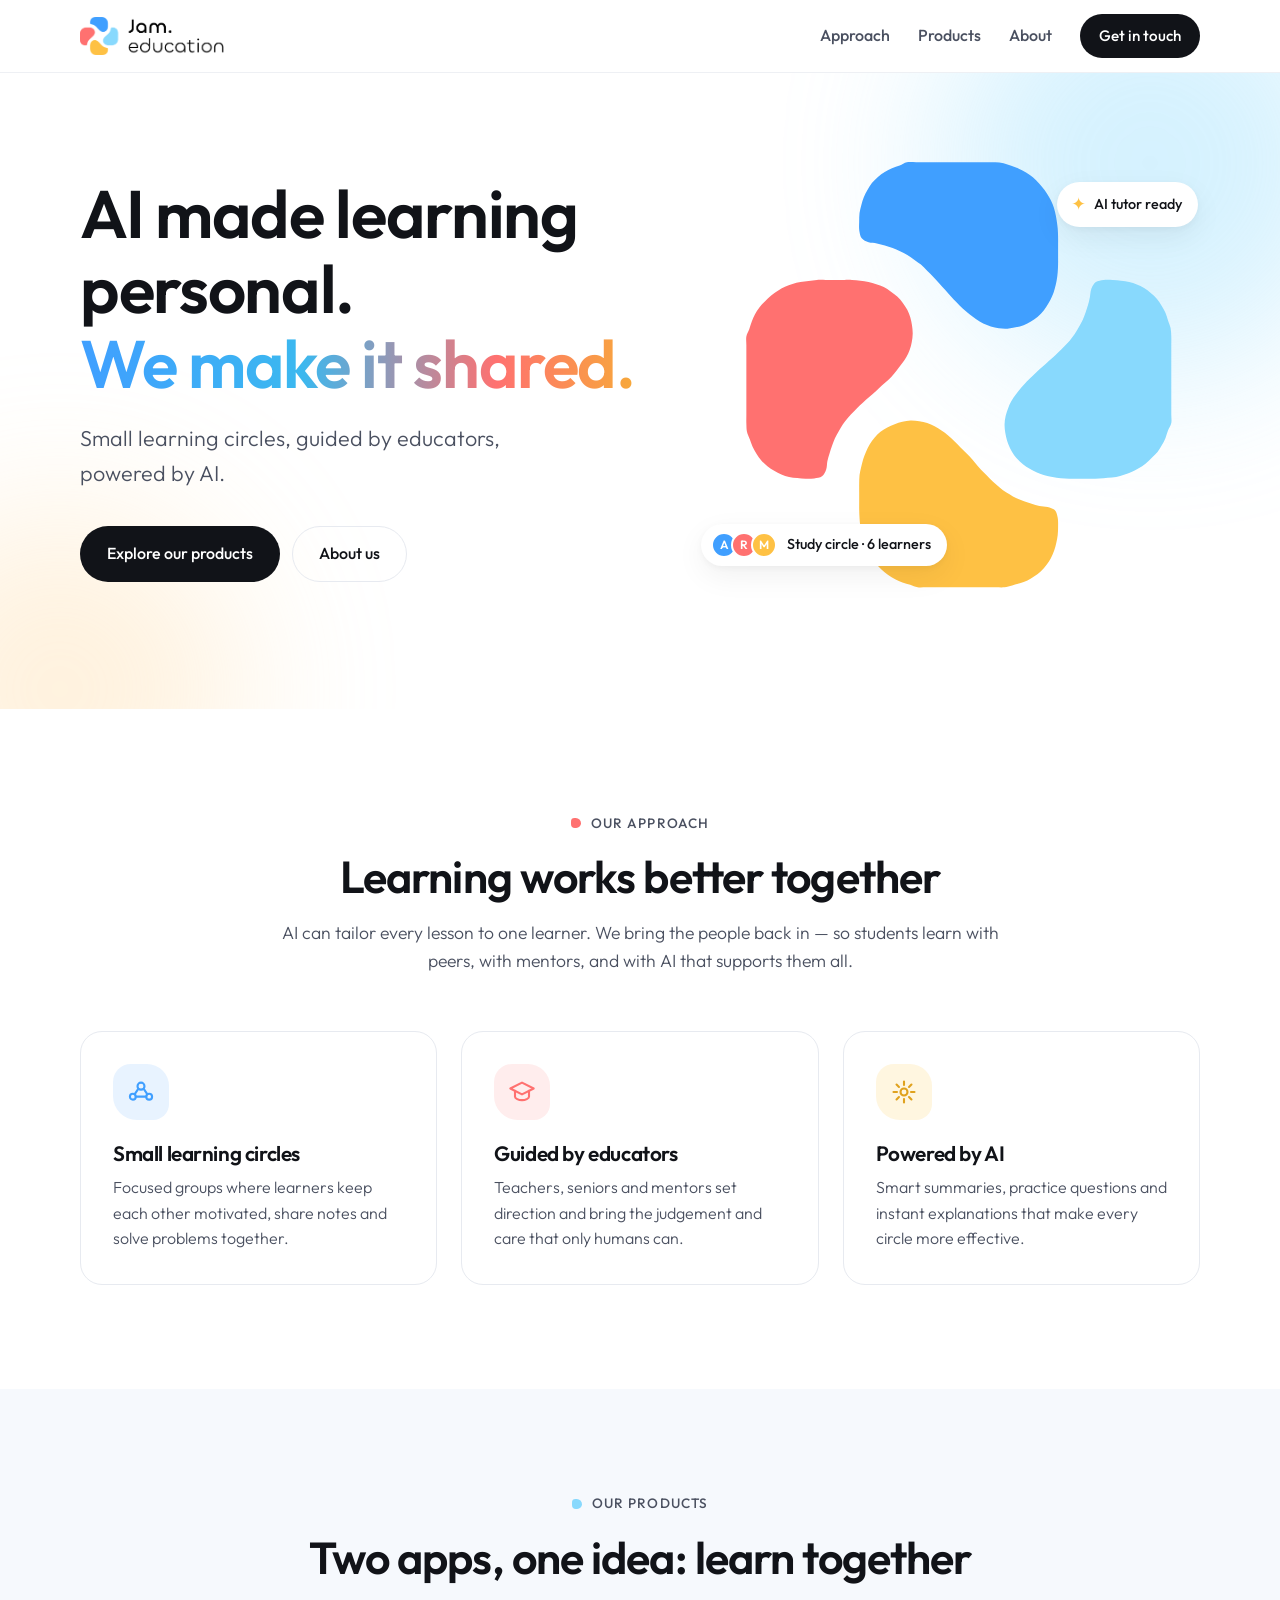
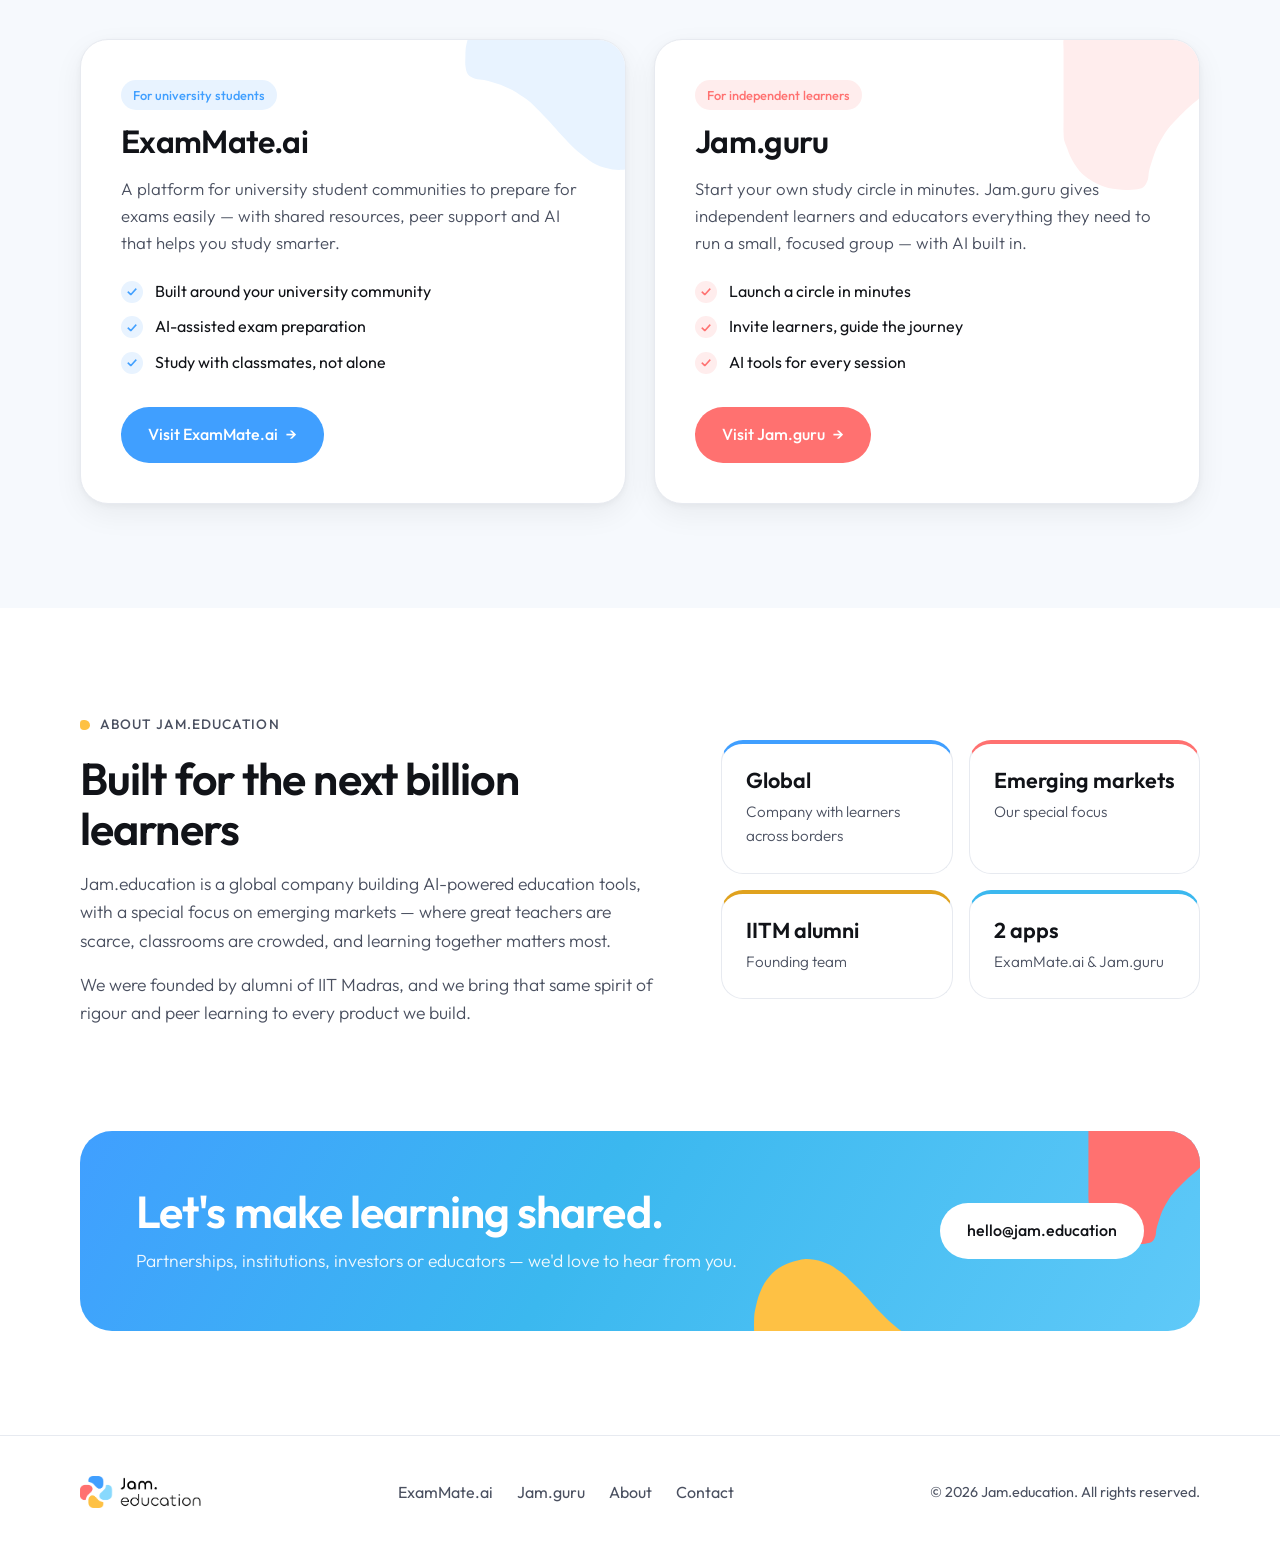
<file: index.html>
<!doctype html>
<html lang="en">
<head>
  <meta charset="utf-8" />
  <meta name="viewport" content="width=device-width, initial-scale=1" />
  <title>Jam.education — AI made learning personal. We make it shared.</title>
  <meta name="description" content="Jam.education builds AI-powered learning tools for emerging markets: small learning circles, guided by educators, powered by AI. Home of ExamMate.ai and Jam.guru." />
  <link rel="canonical" href="https://jam.education/" />

  <!-- Open Graph (Facebook, LinkedIn, WhatsApp, Slack) -->
  <meta property="og:type" content="website" />
  <meta property="og:site_name" content="Jam.education" />
  <meta property="og:url" content="https://jam.education/" />
  <meta property="og:title" content="Jam.education — AI made learning personal. We make it shared." />
  <meta property="og:description" content="Small learning circles, guided by educators, powered by AI. Home of ExamMate.ai and Jam.guru." />
  <meta property="og:image" content="https://jam.education/assets/og-image.png" />
  <meta property="og:image:width" content="1200" />
  <meta property="og:image:height" content="630" />
  <meta property="og:image:alt" content="Jam.education — AI made learning personal. We make it shared." />
  <meta property="og:locale" content="en_US" />

  <!-- Twitter / X -->
  <meta name="twitter:card" content="summary_large_image" />
  <meta name="twitter:title" content="Jam.education — AI made learning personal. We make it shared." />
  <meta name="twitter:description" content="Small learning circles, guided by educators, powered by AI. Home of ExamMate.ai and Jam.guru." />
  <meta name="twitter:image" content="https://jam.education/assets/og-image.png" />

  <!-- Icons -->
  <meta name="theme-color" content="#409FFF" />
  <link rel="icon" href="/favicon.ico" sizes="any" />
  <link rel="icon" type="image/png" sizes="32x32" href="assets/favicon-32.png" />
  <link rel="apple-touch-icon" href="assets/apple-touch-icon.png" />
  <link rel="manifest" href="site.webmanifest" />

  <!-- Structured data -->
  <script type="application/ld+json">
  {
    "@context": "https://schema.org",
    "@type": "Organization",
    "name": "Jam.education",
    "url": "https://jam.education/",
    "logo": "https://jam.education/assets/logo.png",
    "slogan": "AI made learning personal. We make it shared.",
    "description": "A global company building AI-powered education tools with a special focus on emerging markets, founded by IIT Madras alumni.",
    "email": "hello@jam.education",
    "subOrganization": [
      { "@type": "Organization", "name": "ExamMate.ai", "url": "https://www.exammate.ai/" },
      { "@type": "Organization", "name": "Jam.guru", "url": "https://jam.guru/" }
    ]
  }
  </script>
  <link rel="preconnect" href="https://fonts.googleapis.com" />
  <link rel="preconnect" href="https://fonts.gstatic.com" crossorigin />
  <link href="https://fonts.googleapis.com/css2?family=Outfit:wght@300;400;500;600;700&display=swap" rel="stylesheet" />
  <link rel="stylesheet" href="styles.css" />
</head>
<body>
  <header class="nav" id="top">
    <div class="wrap nav__inner">
      <a href="#top" class="nav__brand" aria-label="Jam.education home">
        <img src="assets/logo.png" alt="Jam.education" width="160" height="42" />
      </a>
      <nav class="nav__links" aria-label="Primary">
        <a href="#approach">Approach</a>
        <a href="#products">Products</a>
        <a href="#about">About</a>
        <a href="#contact" class="btn btn--small">Get in touch</a>
      </nav>
    </div>
  </header>

  <main>
    <!-- Hero -->
    <section class="hero">
      <div class="wrap hero__inner">
        <div class="hero__copy">
          <h1>AI made learning personal.<br /><span class="grad">We make it shared.</span></h1>
          <p class="lead">Small learning circles, guided by educators, powered by AI.</p>
          <div class="hero__cta">
            <a href="#products" class="btn">Explore our products</a>
            <a href="#about" class="btn btn--ghost">About us</a>
          </div>
        </div>

        <div class="hero__art" aria-hidden="true">
          <svg viewBox="-6 -6 159 159" class="blobs">
            <path class="blob blob--1" fill="#409FFF" d="M55.50 0.00C54.56 0.19 53.86 0.79 53.00 1.12C52.14 1.46 51.20 1.68 50.34 2.04C49.47 2.40 48.63 2.81 47.82 3.31C47.01 3.80 46.22 4.38 45.48 5.02C44.75 5.65 43.99 6.36 43.39 7.11C42.78 7.87 42.32 8.70 41.85 9.52C41.39 10.34 40.94 11.17 40.59 12.04C40.24 12.91 39.99 13.82 39.75 14.73C39.51 15.65 39.25 16.55 39.12 17.52C39.00 18.48 39.02 19.50 39.00 20.51C38.98 21.51 38.89 22.58 39.03 23.53C39.18 24.49 39.34 25.54 39.88 26.23C40.41 26.91 41.37 27.33 42.25 27.62C43.13 27.92 44.20 27.82 45.13 28.01C46.07 28.20 46.96 28.48 47.87 28.75C48.77 29.02 49.67 29.29 50.55 29.62C51.42 29.96 52.27 30.35 53.12 30.75C53.97 31.15 54.82 31.53 55.64 32.01C56.45 32.50 57.23 33.08 58.01 33.63C58.79 34.19 59.60 34.70 60.34 35.34C61.09 35.99 61.78 36.78 62.49 37.49C63.21 38.21 63.94 38.92 64.64 39.64C65.35 40.37 66.03 41.10 66.71 41.83C67.38 42.57 68.02 43.31 68.68 44.06C69.34 44.80 69.98 45.54 70.66 46.28C71.33 47.02 72.02 47.74 72.72 48.47C73.42 49.19 74.13 49.95 74.87 50.62C75.60 51.29 76.37 51.90 77.13 52.50C77.89 53.11 78.66 53.71 79.45 54.25C80.24 54.79 81.03 55.33 81.87 55.74C82.71 56.16 83.59 56.48 84.49 56.75C85.40 57.02 86.31 57.25 87.28 57.38C88.24 57.50 89.29 57.56 90.27 57.50C91.24 57.44 92.18 57.22 93.11 57.02C94.04 56.81 94.97 56.61 95.84 56.28C96.72 55.95 97.55 55.50 98.36 55.01C99.17 54.53 99.99 54.01 100.72 53.38C101.46 52.74 102.19 51.97 102.79 51.21C103.40 50.45 103.89 49.63 104.38 48.82C104.86 48.00 105.31 47.18 105.68 46.32C106.05 45.46 106.33 44.56 106.59 43.66C106.85 42.75 107.07 41.83 107.24 40.88C107.41 39.94 107.54 38.98 107.62 38.00C107.71 37.02 107.73 36.01 107.75 35.01C107.77 34.00 107.75 32.98 107.75 31.97C107.75 30.95 107.75 29.94 107.75 28.93C107.75 27.91 107.77 26.89 107.75 25.88C107.73 24.88 107.71 23.87 107.62 22.90C107.54 21.92 107.40 20.96 107.25 20.01C107.10 19.06 106.93 18.12 106.70 17.20C106.47 16.28 106.22 15.37 105.87 14.50C105.53 13.63 105.09 12.79 104.62 11.97C104.16 11.15 103.65 10.35 103.07 9.57C102.50 8.80 101.86 8.05 101.19 7.31C100.51 6.58 99.79 5.79 99.04 5.16C98.28 4.53 97.47 4.04 96.67 3.54C95.86 3.05 95.04 2.58 94.19 2.19C93.34 1.79 92.44 1.50 91.56 1.18C90.68 0.87 89.82 0.47 88.90 0.27C87.98 0.07 87.02 0.05 86.04 0.00C85.06 -0.05 84.01 0.00 83.00 0.00C81.98 0.00 80.97 0.00 79.96 0.00C78.94 0.00 77.93 0.00 76.92 0.00C75.90 0.00 74.89 0.00 73.87 0.00C72.86 0.00 71.85 0.00 70.83 0.00C69.82 0.00 68.80 0.00 67.79 0.00C66.78 0.00 65.76 0.00 64.75 0.00C63.74 0.00 62.72 0.00 61.71 0.00C60.69 0.00 59.70 0.00 58.67 0.00C57.63 0.00 56.44 -0.19 55.50 0.00Z"/>
            <path class="blob blob--2" fill="#88D9FD" d="M123.50 40.62C122.53 40.75 121.51 40.86 120.81 41.38C120.10 41.89 119.59 42.85 119.25 43.70C118.91 44.56 118.94 45.58 118.75 46.50C118.56 47.42 118.38 48.35 118.12 49.24C117.87 50.14 117.56 51.01 117.25 51.89C116.94 52.76 116.64 53.63 116.25 54.48C115.86 55.32 115.40 56.13 114.94 56.94C114.48 57.75 114.03 58.56 113.50 59.35C112.97 60.13 112.37 60.89 111.75 61.62C111.13 62.36 110.43 63.05 109.77 63.73C109.10 64.42 108.43 65.09 107.75 65.75C107.06 66.42 106.35 67.08 105.64 67.74C104.92 68.39 104.17 69.04 103.44 69.69C102.71 70.34 101.97 70.97 101.24 71.63C100.51 72.30 99.80 72.99 99.08 73.67C98.36 74.35 97.60 75.00 96.92 75.71C96.23 76.41 95.59 77.16 94.97 77.90C94.35 78.65 93.76 79.41 93.20 80.17C92.64 80.94 92.06 81.71 91.61 82.52C91.15 83.33 90.78 84.18 90.45 85.05C90.12 85.91 89.83 86.79 89.62 87.71C89.42 88.62 89.27 89.60 89.25 90.56C89.23 91.51 89.35 92.52 89.50 93.46C89.65 94.40 89.85 95.31 90.12 96.20C90.40 97.09 90.75 97.95 91.15 98.78C91.56 99.61 92.01 100.43 92.57 101.20C93.13 101.97 93.82 102.72 94.52 103.39C95.22 104.07 95.98 104.71 96.75 105.25C97.53 105.79 98.36 106.21 99.19 106.62C100.02 107.04 100.86 107.43 101.73 107.75C102.60 108.07 103.49 108.32 104.41 108.53C105.32 108.74 106.27 108.88 107.22 109.00C108.17 109.12 109.14 109.19 110.12 109.25C111.09 109.31 112.08 109.35 113.07 109.38C114.06 109.40 115.07 109.38 116.08 109.38C117.08 109.38 118.09 109.40 119.08 109.38C120.07 109.35 121.06 109.31 122.03 109.25C123.01 109.19 123.97 109.08 124.93 109.00C125.90 108.92 126.90 108.92 127.83 108.75C128.77 108.58 129.65 108.29 130.53 108.00C131.41 107.71 132.27 107.38 133.12 107.00C133.97 106.63 134.80 106.24 135.61 105.76C136.42 105.29 137.21 104.77 137.95 104.17C138.70 103.57 139.37 102.86 140.06 102.19C140.76 101.51 141.53 100.85 142.12 100.11C142.72 99.37 143.18 98.54 143.64 97.73C144.10 96.92 144.52 96.09 144.88 95.24C145.23 94.38 145.44 93.46 145.77 92.61C146.10 91.75 146.69 91.05 146.88 90.13C147.06 89.22 146.88 88.13 146.88 87.13C146.88 86.13 146.88 85.13 146.88 84.12C146.88 83.12 146.88 82.12 146.88 81.12C146.88 80.12 146.88 79.12 146.88 78.12C146.88 77.11 146.88 76.11 146.88 75.11C146.88 74.11 146.88 73.11 146.88 72.11C146.88 71.11 146.88 70.10 146.88 69.10C146.88 68.10 146.88 67.10 146.88 66.10C146.88 65.10 146.88 64.10 146.88 63.09C146.88 62.09 146.92 61.06 146.88 60.09C146.83 59.12 146.82 58.17 146.63 57.26C146.45 56.35 146.05 55.50 145.75 54.62C145.45 53.74 145.23 52.83 144.86 51.98C144.49 51.14 144.02 50.33 143.53 49.53C143.04 48.73 142.56 47.92 141.94 47.19C141.31 46.46 140.52 45.77 139.78 45.15C139.03 44.53 138.27 43.95 137.47 43.47C136.67 42.99 135.83 42.60 134.97 42.25C134.11 41.90 133.23 41.60 132.33 41.38C131.42 41.15 130.48 41.00 129.53 40.88C128.58 40.75 127.63 40.67 126.63 40.62C125.62 40.58 124.47 40.50 123.50 40.62Z"/>
            <path class="blob blob--3" fill="#FEC144" d="M56.75 89.25C55.78 89.28 54.85 89.49 53.93 89.69C53.02 89.90 52.13 90.17 51.26 90.49C50.40 90.81 49.55 91.18 48.73 91.62C47.92 92.07 47.10 92.54 46.36 93.14C45.62 93.74 44.92 94.48 44.29 95.21C43.67 95.94 43.10 96.72 42.61 97.51C42.13 98.31 41.75 99.16 41.37 100.00C41.00 100.85 40.65 101.70 40.38 102.59C40.10 103.47 39.90 104.39 39.69 105.31C39.49 106.22 39.24 107.12 39.12 108.07C39.01 109.02 39.02 110.03 39.00 111.02C38.98 112.01 39.00 113.02 39.00 114.02C39.00 115.02 39.00 116.02 39.00 117.02C39.00 118.02 38.98 119.03 39.00 120.02C39.02 121.01 39.06 121.99 39.12 122.97C39.19 123.94 39.25 124.92 39.38 125.86C39.50 126.81 39.67 127.74 39.88 128.66C40.08 129.57 40.31 130.48 40.60 131.35C40.90 132.23 41.27 133.08 41.67 133.92C42.06 134.75 42.48 135.58 43.00 136.36C43.52 137.15 44.13 137.90 44.76 138.63C45.39 139.37 46.08 140.12 46.79 140.79C47.50 141.46 48.25 142.10 49.02 142.65C49.80 143.19 50.62 143.64 51.44 144.06C52.26 144.49 53.10 144.89 53.96 145.21C54.83 145.54 55.76 145.72 56.64 146.00C57.51 146.28 58.27 146.73 59.20 146.88C60.13 147.02 61.20 146.88 62.20 146.88C63.20 146.88 64.20 146.88 65.20 146.88C66.20 146.88 67.20 146.88 68.20 146.88C69.20 146.88 70.20 146.88 71.20 146.88C72.20 146.88 73.20 146.88 74.20 146.88C75.20 146.88 76.20 146.88 77.20 146.88C78.20 146.88 79.20 146.88 80.20 146.88C81.20 146.88 82.20 146.88 83.20 146.88C84.20 146.88 85.20 146.88 86.20 146.88C87.20 146.88 88.26 146.98 89.20 146.88C90.15 146.77 90.98 146.49 91.87 146.25C92.76 146.01 93.66 145.75 94.54 145.46C95.42 145.17 96.31 144.90 97.15 144.50C97.98 144.10 98.77 143.60 99.55 143.07C100.33 142.54 101.13 141.95 101.82 141.30C102.52 140.65 103.14 139.91 103.71 139.16C104.29 138.41 104.81 137.61 105.25 136.80C105.69 135.98 106.05 135.13 106.37 134.26C106.68 133.39 106.92 132.49 107.12 131.57C107.33 130.66 107.52 129.74 107.62 128.78C107.73 127.82 107.75 126.81 107.75 125.83C107.75 124.85 107.81 123.81 107.62 122.88C107.44 121.96 107.24 120.91 106.66 120.28C106.08 119.66 105.03 119.39 104.13 119.13C103.24 118.88 102.21 118.94 101.29 118.75C100.37 118.56 99.49 118.27 98.60 118.00C97.72 117.73 96.85 117.41 95.98 117.10C95.10 116.79 94.21 116.52 93.38 116.12C92.54 115.73 91.76 115.20 90.96 114.71C90.16 114.23 89.35 113.77 88.59 113.21C87.82 112.65 87.09 112.00 86.35 111.35C85.62 110.71 84.91 110.01 84.20 109.32C83.48 108.63 82.77 107.91 82.08 107.20C81.38 106.49 80.69 105.77 80.04 105.04C79.39 104.31 78.83 103.54 78.19 102.81C77.54 102.08 76.85 101.37 76.15 100.65C75.46 99.94 74.74 99.24 74.03 98.53C73.32 97.82 72.62 97.10 71.91 96.41C71.20 95.72 70.50 95.00 69.75 94.38C69.01 93.76 68.23 93.23 67.45 92.70C66.67 92.17 65.89 91.62 65.07 91.19C64.25 90.77 63.39 90.42 62.51 90.13C61.63 89.85 60.73 89.65 59.77 89.50C58.81 89.35 57.72 89.22 56.75 89.25Z"/>
            <path class="blob blob--4" fill="#FF7170" d="M24.38 40.62C23.38 40.68 22.47 40.86 21.52 40.98C20.57 41.11 19.61 41.20 18.68 41.38C17.75 41.55 16.84 41.77 15.95 42.05C15.07 42.32 14.19 42.64 13.35 43.02C12.51 43.41 11.69 43.85 10.90 44.35C10.10 44.85 9.32 45.39 8.58 46.00C7.84 46.61 7.16 47.31 6.48 48.00C5.80 48.69 5.08 49.38 4.50 50.13C3.92 50.88 3.43 51.69 2.99 52.51C2.56 53.33 2.21 54.18 1.88 55.05C1.54 55.91 1.31 56.83 1.00 57.69C0.69 58.55 0.17 59.28 0.00 60.20C-0.17 61.12 0.00 62.21 0.00 63.21C0.00 64.21 0.00 65.21 0.00 66.21C0.00 67.21 0.00 68.21 0.00 69.22C0.00 70.22 0.00 71.22 0.00 72.22C0.00 73.22 0.00 74.22 0.00 75.22C0.00 76.22 0.00 77.23 0.00 78.23C0.00 79.23 0.00 80.23 0.00 81.23C0.00 82.23 0.00 83.23 0.00 84.24C0.00 85.24 0.00 86.24 0.00 87.24C0.00 88.24 -0.04 89.27 0.00 90.24C0.04 91.22 0.01 92.18 0.21 93.09C0.41 93.99 0.86 94.82 1.19 95.69C1.51 96.55 1.78 97.44 2.16 98.29C2.55 99.13 2.99 99.95 3.49 100.74C3.99 101.53 4.54 102.33 5.17 103.05C5.80 103.76 6.54 104.43 7.28 105.03C8.02 105.63 8.82 106.15 9.62 106.62C10.43 107.10 11.26 107.51 12.11 107.86C12.97 108.22 13.84 108.54 14.75 108.75C15.67 108.96 16.64 109.02 17.60 109.12C18.56 109.23 19.53 109.35 20.50 109.38C21.48 109.40 22.51 109.40 23.45 109.25C24.39 109.10 25.46 109.02 26.15 108.50C26.84 107.98 27.28 107.02 27.59 106.16C27.90 105.29 27.81 104.24 28.00 103.32C28.19 102.40 28.48 101.52 28.75 100.63C29.02 99.74 29.31 98.86 29.62 97.99C29.94 97.11 30.24 96.24 30.62 95.40C31.01 94.56 31.48 93.75 31.94 92.94C32.40 92.13 32.84 91.31 33.38 90.53C33.91 89.75 34.49 88.99 35.13 88.25C35.76 87.51 36.48 86.79 37.16 86.09C37.84 85.39 38.48 84.74 39.18 84.07C39.88 83.39 40.61 82.68 41.34 82.03C42.07 81.38 42.84 80.82 43.58 80.17C44.31 79.52 45.01 78.80 45.74 78.14C46.46 77.47 47.21 76.85 47.93 76.19C48.66 75.53 49.42 74.87 50.09 74.16C50.76 73.44 51.35 72.67 51.95 71.92C52.56 71.17 53.16 70.42 53.72 69.65C54.28 68.88 54.86 68.12 55.32 67.31C55.78 66.50 56.16 65.65 56.47 64.78C56.78 63.91 57.01 63.00 57.18 62.07C57.35 61.14 57.49 60.16 57.50 59.20C57.51 58.24 57.39 57.24 57.25 56.30C57.11 55.36 56.93 54.43 56.66 53.54C56.39 52.65 56.05 51.79 55.62 50.96C55.20 50.14 54.67 49.36 54.09 48.59C53.52 47.83 52.85 47.06 52.15 46.40C51.44 45.74 50.65 45.17 49.88 44.63C49.10 44.08 48.33 43.54 47.50 43.12C46.67 42.71 45.78 42.44 44.90 42.15C44.02 41.86 43.13 41.58 42.21 41.38C41.30 41.17 40.35 41.03 39.40 40.90C38.45 40.78 37.49 40.68 36.51 40.64C35.53 40.59 34.51 40.63 33.51 40.62C32.51 40.62 31.51 40.62 30.51 40.62C29.51 40.62 28.53 40.62 27.50 40.62C26.48 40.62 25.37 40.57 24.38 40.62Z"/>
          </svg>
          <div class="chip chip--a"><span class="avatar" style="--c:#409FFF">A</span><span class="avatar" style="--c:#FF7170">R</span><span class="avatar" style="--c:#FEC144">M</span> Study circle · 6 learners</div>
          <div class="chip chip--b"><span class="spark">✦</span> AI tutor ready</div>
        </div>
      </div>
    </section>

    <!-- Approach -->
    <section class="section" id="approach">
      <div class="wrap">
        <p class="eyebrow center"><span class="dot dot--coral"></span>Our approach</p>
        <h2 class="center">Learning works better together</h2>
        <p class="sub center">AI can tailor every lesson to one learner. We bring the people back in — so students learn with peers, with mentors, and with AI that supports them all.</p>

        <div class="pillars">
          <article class="pillar" style="--accent:#409FFF; --tint:#E8F3FF">
            <div class="pillar__icon">
              <svg viewBox="0 0 24 24" fill="none" stroke="currentColor" stroke-width="1.8" stroke-linecap="round" stroke-linejoin="round"><circle cx="12" cy="7" r="3"/><circle cx="5" cy="16" r="2.5"/><circle cx="19" cy="16" r="2.5"/><path d="M9.5 9.5 6.5 14M14.5 9.5l3 4.5M7.5 16h9"/></svg>
            </div>
            <h3>Small learning circles</h3>
            <p>Focused groups where learners keep each other motivated, share notes and solve problems together.</p>
          </article>
          <article class="pillar" style="--accent:#FF7170; --tint:#FFEDED">
            <div class="pillar__icon">
              <svg viewBox="0 0 24 24" fill="none" stroke="currentColor" stroke-width="1.8" stroke-linecap="round" stroke-linejoin="round"><path d="M2 9l10-5 10 5-10 5L2 9z"/><path d="M6 11v5c0 1.5 3 3 6 3s6-1.5 6-3v-5"/></svg>
            </div>
            <h3>Guided by educators</h3>
            <p>Teachers, seniors and mentors set direction and bring the judgement and care that only humans can.</p>
          </article>
          <article class="pillar" style="--accent:#E0A21E; --tint:#FFF6E0">
            <div class="pillar__icon">
              <svg viewBox="0 0 24 24" fill="none" stroke="currentColor" stroke-width="1.8" stroke-linecap="round" stroke-linejoin="round"><path d="M12 3v3M12 18v3M3 12h3M18 12h3M5.6 5.6l2.1 2.1M16.3 16.3l2.1 2.1M5.6 18.4l2.1-2.1M16.3 7.7l2.1-2.1"/><circle cx="12" cy="12" r="3"/></svg>
            </div>
            <h3>Powered by AI</h3>
            <p>Smart summaries, practice questions and instant explanations that make every circle more effective.</p>
          </article>
        </div>
      </div>
    </section>

    <!-- Products -->
    <section class="section section--tint" id="products">
      <div class="wrap">
        <p class="eyebrow center"><span class="dot dot--sky"></span>Our products</p>
        <h2 class="center">Two apps, one idea: learn together</h2>

        <div class="products">
          <article class="product" style="--accent:#409FFF; --tint:#E8F3FF">
            <div class="product__head">
              <span class="product__badge">For university students</span>
              <h3>ExamMate.ai</h3>
            </div>
            <p>A platform for university student communities to prepare for exams easily — with shared resources, peer support and AI that helps you study smarter.</p>
            <ul class="ticks">
              <li>Built around your university community</li>
              <li>AI-assisted exam preparation</li>
              <li>Study with classmates, not alone</li>
            </ul>
            <a class="btn btn--blue" href="https://www.exammate.ai/" target="_blank" rel="noopener">Visit ExamMate.ai <span aria-hidden="true">→</span></a>
          </article>

          <article class="product" style="--accent:#FF7170; --tint:#FFEDED">
            <div class="product__head">
              <span class="product__badge">For independent learners</span>
              <h3>Jam.guru</h3>
            </div>
            <p>Start your own study circle in minutes. Jam.guru gives independent learners and educators everything they need to run a small, focused group — with AI built in.</p>
            <ul class="ticks">
              <li>Launch a circle in minutes</li>
              <li>Invite learners, guide the journey</li>
              <li>AI tools for every session</li>
            </ul>
            <a class="btn btn--coral" href="https://jam.guru/" target="_blank" rel="noopener">Visit Jam.guru <span aria-hidden="true">→</span></a>
          </article>
        </div>
      </div>
    </section>

    <!-- About -->
    <section class="section" id="about">
      <div class="wrap about">
        <div class="about__copy">
          <p class="eyebrow"><span class="dot dot--yellow"></span>About Jam.education</p>
          <h2>Built for the next billion learners</h2>
          <p class="sub">Jam.education is a global company building AI-powered education tools, with a special focus on emerging markets — where great teachers are scarce, classrooms are crowded, and learning together matters most.</p>
          <p class="sub">We were founded by alumni of IIT Madras, and we bring that same spirit of rigour and peer learning to every product we build.</p>
        </div>
        <div class="stats">
          <div class="stat" style="--accent:#409FFF"><strong>Global</strong><span>Company with learners across borders</span></div>
          <div class="stat" style="--accent:#FF7170"><strong>Emerging markets</strong><span>Our special focus</span></div>
          <div class="stat" style="--accent:#E0A21E"><strong>IITM alumni</strong><span>Founding team</span></div>
          <div class="stat" style="--accent:#3BB8EF"><strong>2 apps</strong><span>ExamMate.ai &amp; Jam.guru</span></div>
        </div>
      </div>
    </section>

    <!-- CTA -->
    <section class="section" id="contact">
      <div class="wrap">
        <div class="cta">
          <div>
            <h2>Let's make learning shared.</h2>
            <p>Partnerships, institutions, investors or educators — we'd love to hear from you.</p>
          </div>
          <a class="btn btn--light" href="mailto:hello@jam.education">hello@jam.education</a>
        </div>
      </div>
    </section>
  </main>

  <footer class="footer">
    <div class="wrap footer__inner">
      <img src="assets/logo.png" alt="Jam.education" width="122" height="32" />
      <nav aria-label="Footer">
        <a href="https://www.exammate.ai/" target="_blank" rel="noopener">ExamMate.ai</a>
        <a href="https://jam.guru/" target="_blank" rel="noopener">Jam.guru</a>
        <a href="#about">About</a>
        <a href="#contact">Contact</a>
      </nav>
      <p class="footer__copy">© <span id="year">2026</span> Jam.education. All rights reserved.</p>
    </div>
  </footer>

  <script>document.getElementById('year').textContent = new Date().getFullYear();</script>
</body>
</html>
</file>
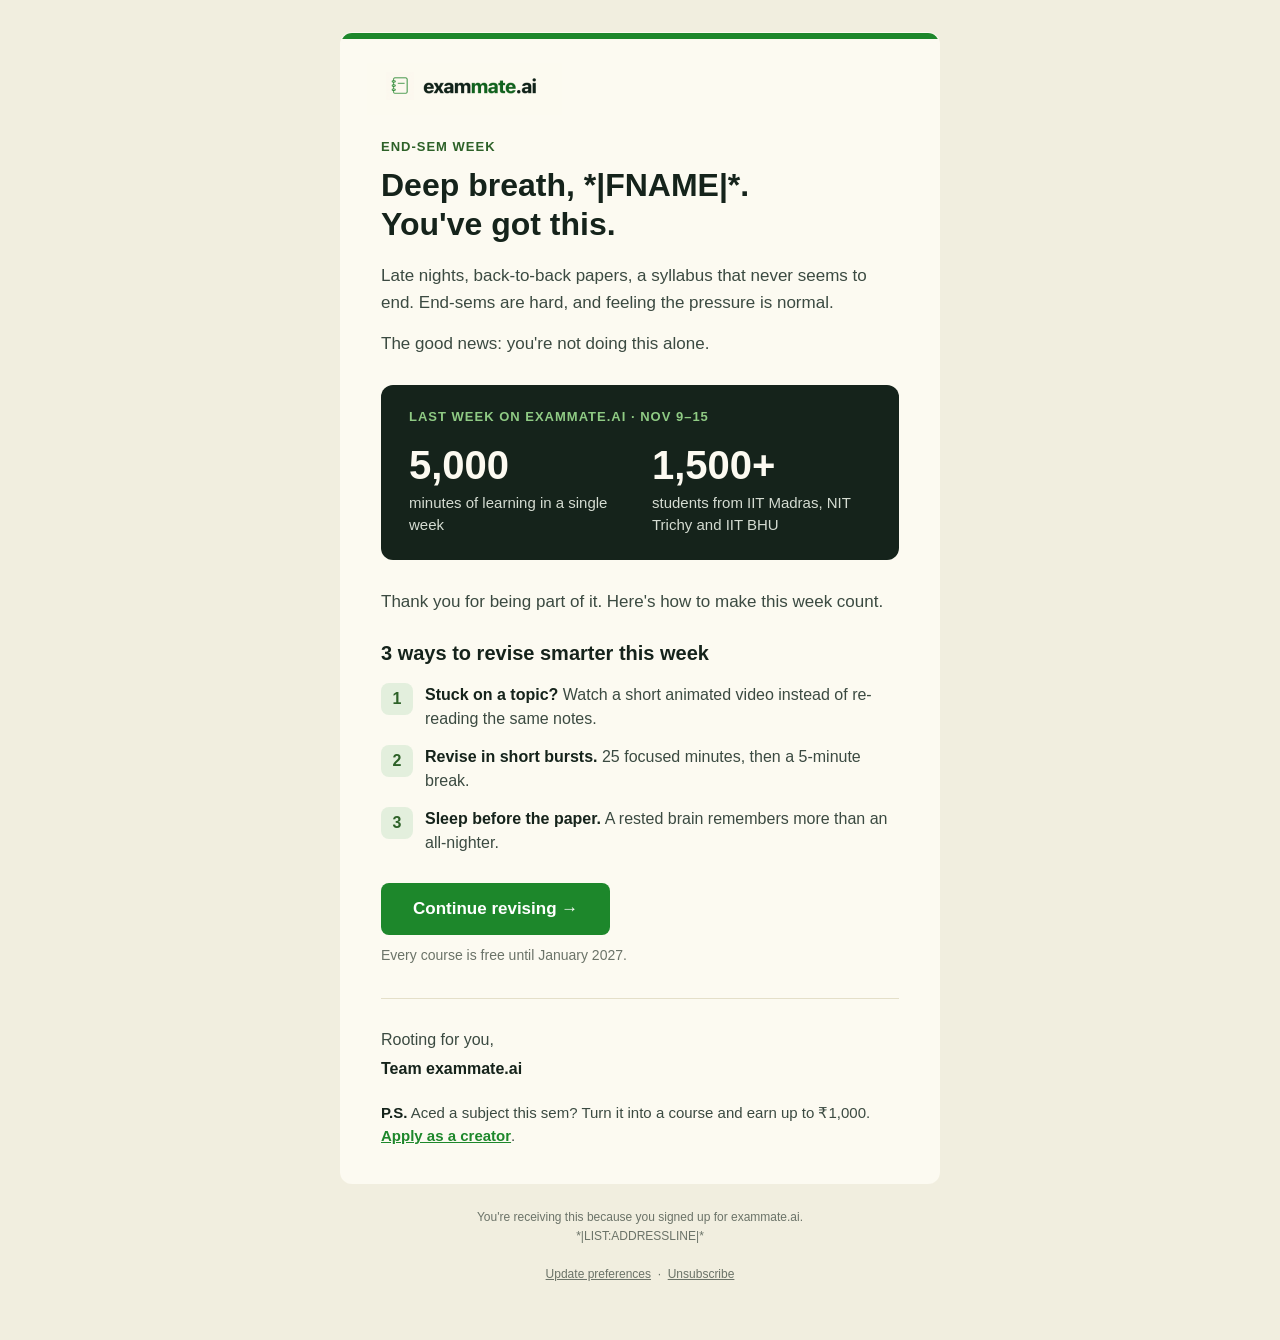
<file: emails/exammate-endsem-2026/email.html>
<!DOCTYPE html>
<html lang="en" xmlns="http://www.w3.org/1999/xhtml">
<head>
<meta charset="UTF-8">
<meta name="viewport" content="width=device-width, initial-scale=1.0">
<meta http-equiv="X-UA-Compatible" content="IE=edge">
<meta name="color-scheme" content="light only">
<title>Deep breath. You have got this.</title>
<style>
  body { margin:0; padding:0; background:#F1EEDF; }
  table { border-collapse:collapse; }
  img { border:0; display:block; }
  a { color:#1D872B; }
  @media only screen and (max-width:620px) {
    .container { width:100% !important; }
    .px { padding-left:20px !important; padding-right:20px !important; }
    .h1 { font-size:26px !important; line-height:32px !important; }
    .stack { display:block !important; width:100% !important; padding-top:18px !important; }
  }
</style>
</head>
<body style="margin:0; padding:0; background:#F1EEDF;">

<!-- Preheader: shows next to the subject line in the inbox -->
<div style="display:none; max-height:0; overflow:hidden; mso-hide:all; font-size:1px; line-height:1px; color:#F1EEDF;">
  1,500+ students from IIT Madras, NIT Trichy and IIT BHU are revising on exammate.ai this end-sem.
  &#847;&zwnj;&nbsp;&#847;&zwnj;&nbsp;&#847;&zwnj;&nbsp;&#847;&zwnj;&nbsp;&#847;&zwnj;&nbsp;&#847;&zwnj;&nbsp;&#847;&zwnj;&nbsp;&#847;&zwnj;&nbsp;
</div>

<table role="presentation" width="100%" cellpadding="0" cellspacing="0" border="0" style="background:#F1EEDF;">
  <tr>
    <td align="center" style="padding:32px 12px;">

      <table role="presentation" class="container" width="600" cellpadding="0" cellspacing="0" border="0" style="width:600px; max-width:600px; background:#FCFAF1; border-radius:12px; overflow:hidden; border:1px solid #E4DFC9;">

        <!-- Brand bar -->
        <tr>
          <td height="6" style="font-size:0; line-height:0; background:#1D872B;">&nbsp;</td>
        </tr>

        <!-- Logo: upload exammate-logo.png to Mailchimp Content Studio and paste its URL into src -->
        <tr>
          <td class="px" style="padding:24px 40px 0 26px;">
            <a href="https://www.exammate.ai/" style="text-decoration:none;">
              <img src="exammate-logo.png" width="195" height="52" alt="exammate.ai" style="display:block; width:195px; height:52px; border:0; font-family:Arial, Helvetica, sans-serif; font-size:22px; font-weight:bold; color:#15231B;">
            </a>
          </td>
        </tr>

        <!-- Hero -->
        <tr>
          <td class="px" style="padding:24px 40px 0 40px; font-family:Arial, Helvetica, sans-serif;">
            <p style="margin:0 0 12px 0; font-size:13px; font-weight:bold; letter-spacing:1px; text-transform:uppercase; color:#2D6128;">End-sem week</p>
            <h1 class="h1" style="margin:0 0 18px 0; font-size:32px; line-height:39px; color:#15231B;">Deep breath, *|FNAME|*.<br>You've got this.</h1>
            <p style="margin:0 0 14px 0; font-size:17px; line-height:27px; color:#3B4A41;">Late nights, back-to-back papers, a syllabus that never seems to end. End-sems are hard, and feeling the pressure is normal.</p>
            <p style="margin:0; font-size:17px; line-height:27px; color:#3B4A41;">The good news: you're not doing this alone.</p>
          </td>
        </tr>

        <!-- Stats -->
        <tr>
          <td class="px" style="padding:28px 40px 8px 40px;">
            <table role="presentation" width="100%" cellpadding="0" cellspacing="0" border="0" style="background:#15231B; border-radius:12px;">
              <tr>
                <td style="padding:24px 28px 4px 28px; font-family:Arial, Helvetica, sans-serif;">
                  <p style="margin:0; font-size:13px; font-weight:bold; letter-spacing:1px; text-transform:uppercase; color:#8FCB84;">Last week on exammate.ai &middot; Nov 9&ndash;15</p>
                </td>
              </tr>
              <tr>
                <td style="padding:0 16px 24px 16px;">
                  <table role="presentation" width="100%" cellpadding="0" cellspacing="0" border="0">
                    <tr>
                      <td class="stack" width="50%" valign="top" style="padding:14px 12px 0 12px; font-family:Arial, Helvetica, sans-serif;">
                        <p style="margin:0; font-size:40px; line-height:46px; font-weight:bold; color:#FCFAF1;">5,000</p>
                        <p style="margin:4px 0 0 0; font-size:15px; line-height:22px; color:#D5DCD2;">minutes of learning in a single week</p>
                      </td>
                      <td class="stack" width="50%" valign="top" style="padding:14px 12px 0 12px; font-family:Arial, Helvetica, sans-serif;">
                        <p style="margin:0; font-size:40px; line-height:46px; font-weight:bold; color:#FCFAF1;">1,500+</p>
                        <p style="margin:4px 0 0 0; font-size:15px; line-height:22px; color:#D5DCD2;">students from IIT Madras, NIT Trichy and IIT BHU</p>
                      </td>
                    </tr>
                  </table>
                </td>
              </tr>
            </table>
          </td>
        </tr>

        <!-- Thank-you line -->
        <tr>
          <td class="px" style="padding:20px 40px 0 40px; font-family:Arial, Helvetica, sans-serif;">
            <p style="margin:0; font-size:17px; line-height:27px; color:#3B4A41;">Thank you for being part of it. Here's how to make this week count.</p>
          </td>
        </tr>

        <!-- Tips -->
        <tr>
          <td class="px" style="padding:24px 40px 8px 40px; font-family:Arial, Helvetica, sans-serif;">
            <h2 style="margin:0 0 16px 0; font-size:20px; line-height:28px; color:#15231B;">3 ways to revise smarter this week</h2>
            <table role="presentation" width="100%" cellpadding="0" cellspacing="0" border="0">
              <tr>
                <td width="44" valign="top" style="padding:0 0 14px 0;"><div style="width:32px; height:32px; line-height:32px; border-radius:8px; background:#E3EFDD; color:#2D6128; text-align:center; font-weight:bold; font-size:16px;">1</div></td>
                <td valign="top" style="padding:0 0 14px 0; font-size:16px; line-height:24px; color:#3B4A41;"><strong style="color:#15231B;">Stuck on a topic?</strong> Watch a short animated video instead of re-reading the same notes.</td>
              </tr>
              <tr>
                <td width="44" valign="top" style="padding:0 0 14px 0;"><div style="width:32px; height:32px; line-height:32px; border-radius:8px; background:#E3EFDD; color:#2D6128; text-align:center; font-weight:bold; font-size:16px;">2</div></td>
                <td valign="top" style="padding:0 0 14px 0; font-size:16px; line-height:24px; color:#3B4A41;"><strong style="color:#15231B;">Revise in short bursts.</strong> 25 focused minutes, then a 5-minute break.</td>
              </tr>
              <tr>
                <td width="44" valign="top"><div style="width:32px; height:32px; line-height:32px; border-radius:8px; background:#E3EFDD; color:#2D6128; text-align:center; font-weight:bold; font-size:16px;">3</div></td>
                <td valign="top" style="font-size:16px; line-height:24px; color:#3B4A41;"><strong style="color:#15231B;">Sleep before the paper.</strong> A rested brain remembers more than an all-nighter.</td>
              </tr>
            </table>
          </td>
        </tr>

        <!-- Primary CTA -->
        <tr>
          <td class="px" align="left" style="padding:20px 40px 10px 40px;">
            <!--[if mso]>
            <v:roundrect xmlns:v="urn:schemas-microsoft-com:vml" href="https://www.exammate.ai/" style="height:52px;v-text-anchor:middle;width:280px;" arcsize="16%" stroke="f" fillcolor="#1D872B">
              <center style="color:#FFFFFF;font-family:Arial,sans-serif;font-size:17px;font-weight:bold;">Continue revising &rarr;</center>
            </v:roundrect>
            <![endif]-->
            <!--[if !mso]><!-->
            <a href="https://www.exammate.ai/" style="display:inline-block; background:#1D872B; color:#FFFFFF; font-family:Arial, Helvetica, sans-serif; font-size:17px; font-weight:bold; text-decoration:none; padding:16px 32px; border-radius:8px;">Continue revising &rarr;</a>
            <!--<![endif]-->
          </td>
        </tr>
        <tr>
          <td class="px" style="padding:0 40px 32px 40px; font-family:Arial, Helvetica, sans-serif; font-size:14px; line-height:21px; color:#6B7368;">Every course is free until January 2027.</td>
        </tr>

        <!-- Divider -->
        <tr><td class="px" style="padding:0 40px;"><div style="border-top:1px solid #E4DFC9; font-size:0; line-height:0;">&nbsp;</div></td></tr>

        <!-- Sign-off -->
        <tr>
          <td class="px" style="padding:28px 40px 36px 40px; font-family:Arial, Helvetica, sans-serif;">
            <p style="margin:0 0 4px 0; font-size:16px; line-height:25px; color:#3B4A41;">Rooting for you,</p>
            <p style="margin:0 0 20px 0; font-size:16px; line-height:25px; font-weight:bold; color:#15231B;">Team exammate.ai</p>
            <p style="margin:0; font-size:15px; line-height:23px; color:#3B4A41;"><strong style="color:#15231B;">P.S.</strong> Aced a subject this sem? Turn it into a course and earn up to &#8377;1,000. <a href="https://www.exammate.ai/" style="color:#1D872B; font-weight:bold; text-decoration:underline;">Apply as a creator</a>.</p>
          </td>
        </tr>

      </table>

      <!-- Footer (Mailchimp merge tags) -->
      <table role="presentation" class="container" width="600" cellpadding="0" cellspacing="0" border="0" style="width:600px; max-width:600px;">
        <tr>
          <td class="px" align="center" style="padding:24px 40px; font-family:Arial, Helvetica, sans-serif; font-size:12px; line-height:19px; color:#6B7368;">
            You're receiving this because you signed up for exammate.ai.<br>
            *|LIST:ADDRESSLINE|*<br><br>
            <a href="*|UPDATE_PROFILE|*" style="color:#6B7368; text-decoration:underline;">Update preferences</a>
            &nbsp;&middot;&nbsp;
            <a href="*|UNSUB|*" style="color:#6B7368; text-decoration:underline;">Unsubscribe</a>
          </td>
        </tr>
      </table>

    </td>
  </tr>
</table>
</body>
</html>
</file>
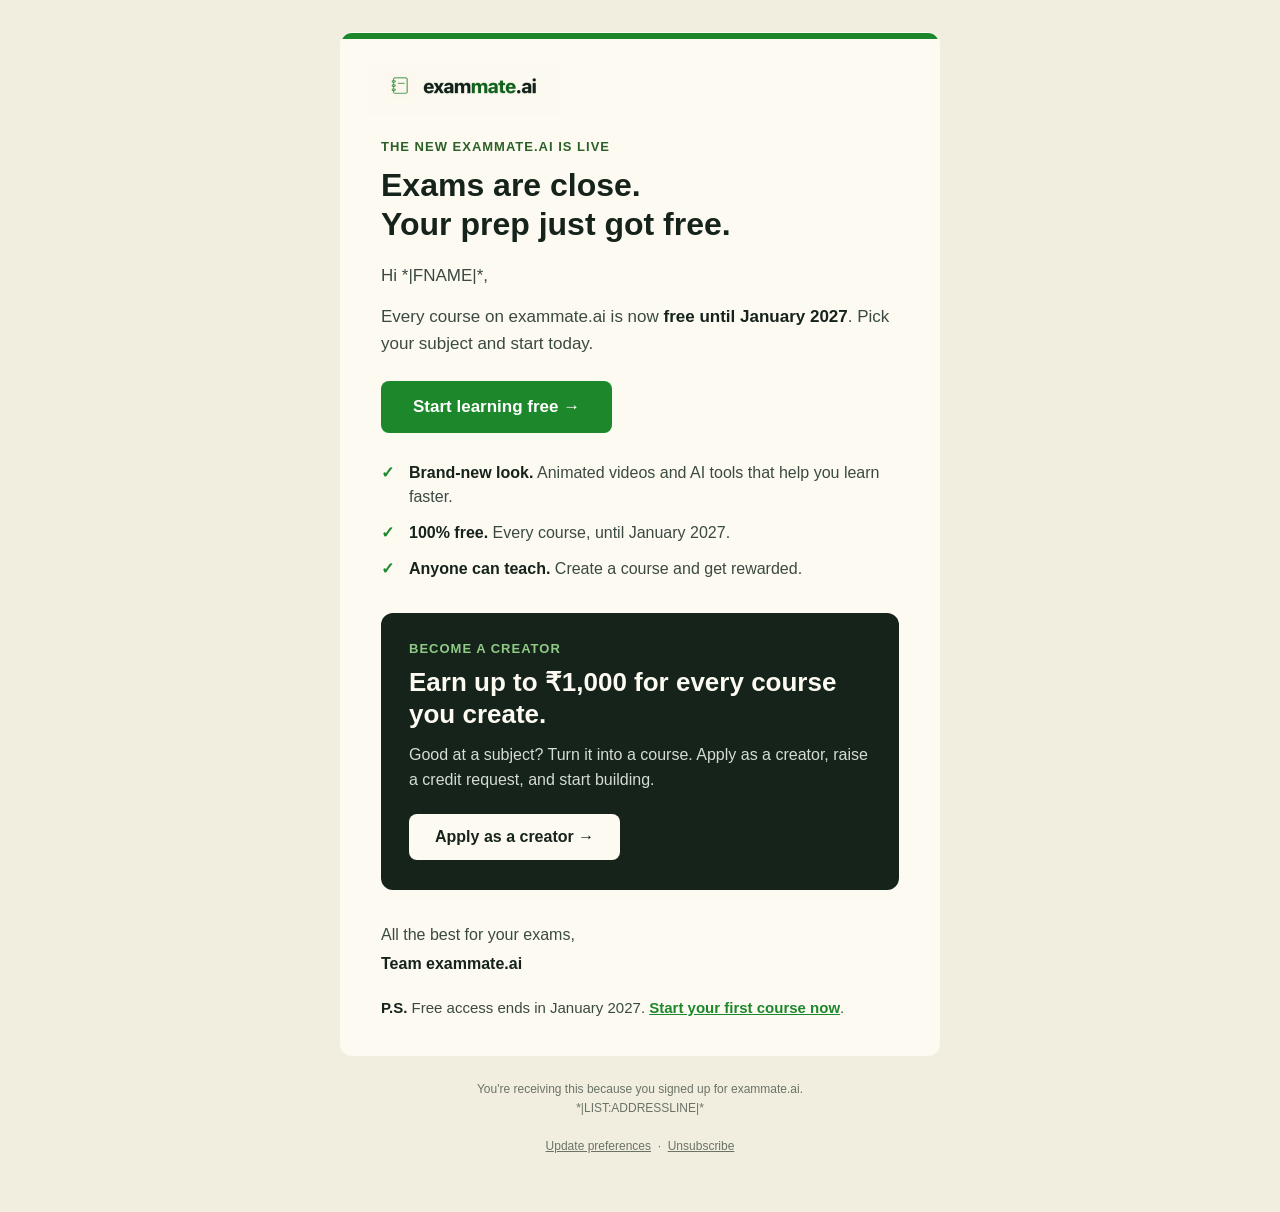
<file: emails/exammate-relaunch-2026/email.html>
<!DOCTYPE html>
<html lang="en" xmlns="http://www.w3.org/1999/xhtml">
<head>
<meta charset="UTF-8">
<meta name="viewport" content="width=device-width, initial-scale=1.0">
<meta http-equiv="X-UA-Compatible" content="IE=edge">
<meta name="color-scheme" content="light only">
<title>Exams are close. Your prep just got free.</title>
<style>
  body { margin:0; padding:0; background:#F1EEDF; }
  table { border-collapse:collapse; }
  img { border:0; display:block; }
  a { color:#1D872B; }
  @media only screen and (max-width:620px) {
    .container { width:100% !important; }
    .px { padding-left:20px !important; padding-right:20px !important; }
    .h1 { font-size:26px !important; line-height:32px !important; }
    .stack { display:block !important; width:100% !important; }
  }
</style>
</head>
<body style="margin:0; padding:0; background:#F1EEDF;">

<!-- Preheader: shows next to the subject line in the inbox -->
<div style="display:none; max-height:0; overflow:hidden; mso-hide:all; font-size:1px; line-height:1px; color:#F1EEDF;">
  Free courses until Jan 2027, plus earn up to &#8377;1,000 for every course you create.
  &#847;&zwnj;&nbsp;&#847;&zwnj;&nbsp;&#847;&zwnj;&nbsp;&#847;&zwnj;&nbsp;&#847;&zwnj;&nbsp;&#847;&zwnj;&nbsp;&#847;&zwnj;&nbsp;&#847;&zwnj;&nbsp;
</div>

<table role="presentation" width="100%" cellpadding="0" cellspacing="0" border="0" style="background:#F1EEDF;">
  <tr>
    <td align="center" style="padding:32px 12px;">

      <table role="presentation" class="container" width="600" cellpadding="0" cellspacing="0" border="0" style="width:600px; max-width:600px; background:#FCFAF1; border-radius:12px; overflow:hidden; border:1px solid #E4DFC9;">

        <!-- Brand bar -->
        <tr>
          <td height="6" style="font-size:0; line-height:0; background:#1D872B;">&nbsp;</td>
        </tr>

        <!-- Logo: upload exammate-logo.png to Mailchimp Content Studio and paste its URL into src -->
        <tr>
          <td class="px" style="padding:24px 40px 0 26px;">
            <a href="https://www.exammate.ai/" style="text-decoration:none;">
              <img src="exammate-logo.png" width="195" height="52" alt="exammate.ai" style="display:block; width:195px; height:52px; border:0; font-family:Arial, Helvetica, sans-serif; font-size:22px; font-weight:bold; color:#15231B;">
            </a>
          </td>
        </tr>

        <!-- Hero -->
        <tr>
          <td class="px" style="padding:24px 40px 0 40px; font-family:Arial, Helvetica, sans-serif;">
            <p style="margin:0 0 12px 0; font-size:13px; font-weight:bold; letter-spacing:1px; text-transform:uppercase; color:#2D6128;">The new exammate.ai is live</p>
            <h1 class="h1" style="margin:0 0 18px 0; font-size:32px; line-height:39px; color:#15231B;">Exams are close.<br>Your prep just got free.</h1>
            <p style="margin:0 0 14px 0; font-size:17px; line-height:27px; color:#3B4A41;">Hi *|FNAME|*,</p>
            <p style="margin:0; font-size:17px; line-height:27px; color:#3B4A41;">Every course on exammate.ai is now <strong style="color:#15231B;">free until January 2027</strong>. Pick your subject and start today.</p>
          </td>
        </tr>

        <!-- Primary CTA -->
        <tr>
          <td class="px" align="left" style="padding:24px 40px 28px 40px;">
            <!--[if mso]>
            <v:roundrect xmlns:v="urn:schemas-microsoft-com:vml" href="https://www.exammate.ai/" style="height:52px;v-text-anchor:middle;width:260px;" arcsize="16%" stroke="f" fillcolor="#1D872B">
              <center style="color:#FFFFFF;font-family:Arial,sans-serif;font-size:17px;font-weight:bold;">Start learning free &rarr;</center>
            </v:roundrect>
            <![endif]-->
            <!--[if !mso]><!-->
            <a href="https://www.exammate.ai/" style="display:inline-block; background:#1D872B; color:#FFFFFF; font-family:Arial, Helvetica, sans-serif; font-size:17px; font-weight:bold; text-decoration:none; padding:16px 32px; border-radius:8px;">Start learning free &rarr;</a>
            <!--<![endif]-->
          </td>
        </tr>

        <!-- Quick points -->
        <tr>
          <td class="px" style="padding:0 40px 32px 40px; font-family:Arial, Helvetica, sans-serif;">
            <table role="presentation" width="100%" cellpadding="0" cellspacing="0" border="0">
              <tr>
                <td width="28" valign="top" style="padding:0 0 12px 0; font-size:16px; line-height:24px; font-weight:bold; color:#1D872B;">&#10003;</td>
                <td valign="top" style="padding:0 0 12px 0; font-size:16px; line-height:24px; color:#3B4A41;"><strong style="color:#15231B;">Brand-new look.</strong> Animated videos and AI tools that help you learn faster.</td>
              </tr>
              <tr>
                <td width="28" valign="top" style="padding:0 0 12px 0; font-size:16px; line-height:24px; font-weight:bold; color:#1D872B;">&#10003;</td>
                <td valign="top" style="padding:0 0 12px 0; font-size:16px; line-height:24px; color:#3B4A41;"><strong style="color:#15231B;">100% free.</strong> Every course, until January 2027.</td>
              </tr>
              <tr>
                <td width="28" valign="top" style="font-size:16px; line-height:24px; font-weight:bold; color:#1D872B;">&#10003;</td>
                <td valign="top" style="font-size:16px; line-height:24px; color:#3B4A41;"><strong style="color:#15231B;">Anyone can teach.</strong> Create a course and get rewarded.</td>
              </tr>
            </table>
          </td>
        </tr>

        <!-- Creator block -->
        <tr>
          <td class="px" style="padding:0 40px 32px 40px;">
            <table role="presentation" width="100%" cellpadding="0" cellspacing="0" border="0" style="background:#15231B; border-radius:12px;">
              <tr>
                <td style="padding:28px 28px 30px 28px; font-family:Arial, Helvetica, sans-serif;">
                  <p style="margin:0 0 10px 0; font-size:13px; font-weight:bold; letter-spacing:1px; text-transform:uppercase; color:#8FCB84;">Become a creator</p>
                  <p style="margin:0 0 12px 0; font-size:26px; line-height:32px; font-weight:bold; color:#FCFAF1;">Earn up to &#8377;1,000 for every course you create.</p>
                  <p style="margin:0 0 22px 0; font-size:16px; line-height:25px; color:#D5DCD2;">Good at a subject? Turn it into a course. Apply as a creator, raise a credit request, and start building.</p>
                  <!--[if mso]>
                  <v:roundrect xmlns:v="urn:schemas-microsoft-com:vml" href="https://www.exammate.ai/" style="height:48px;v-text-anchor:middle;width:220px;" arcsize="17%" stroke="f" fillcolor="#FCFAF1">
                    <center style="color:#15231B;font-family:Arial,sans-serif;font-size:16px;font-weight:bold;">Apply as a creator &rarr;</center>
                  </v:roundrect>
                  <![endif]-->
                  <!--[if !mso]><!-->
                  <a href="https://www.exammate.ai/" style="display:inline-block; background:#FCFAF1; color:#15231B; font-family:Arial, Helvetica, sans-serif; font-size:16px; font-weight:bold; text-decoration:none; padding:14px 26px; border-radius:8px;">Apply as a creator &rarr;</a>
                  <!--<![endif]-->
                </td>
              </tr>
            </table>
          </td>
        </tr>

        <!-- Sign-off -->
        <tr>
          <td class="px" style="padding:0 40px 36px 40px; font-family:Arial, Helvetica, sans-serif;">
            <p style="margin:0 0 4px 0; font-size:16px; line-height:25px; color:#3B4A41;">All the best for your exams,</p>
            <p style="margin:0 0 20px 0; font-size:16px; line-height:25px; font-weight:bold; color:#15231B;">Team exammate.ai</p>
            <p style="margin:0; font-size:15px; line-height:23px; color:#3B4A41;"><strong style="color:#15231B;">P.S.</strong> Free access ends in January 2027. <a href="https://www.exammate.ai/" style="color:#1D872B; font-weight:bold; text-decoration:underline;">Start your first course now</a>.</p>
          </td>
        </tr>

      </table>

      <!-- Footer (Mailchimp merge tags) -->
      <table role="presentation" class="container" width="600" cellpadding="0" cellspacing="0" border="0" style="width:600px; max-width:600px;">
        <tr>
          <td class="px" align="center" style="padding:24px 40px; font-family:Arial, Helvetica, sans-serif; font-size:12px; line-height:19px; color:#6B7368;">
            You're receiving this because you signed up for exammate.ai.<br>
            *|LIST:ADDRESSLINE|*<br><br>
            <a href="*|UPDATE_PROFILE|*" style="color:#6B7368; text-decoration:underline;">Update preferences</a>
            &nbsp;&middot;&nbsp;
            <a href="*|UNSUB|*" style="color:#6B7368; text-decoration:underline;">Unsubscribe</a>
          </td>
        </tr>
      </table>

    </td>
  </tr>
</table>
</body>
</html>
</file>
<file: styles.css>
:root {
  --blue: #409FFF;
  --sky: #88D9FD;
  --yellow: #FEC144;
  --coral: #FF7170;
  --ink: #111318;
  --ink-2: #4A5060;
  --line: #E7EAF0;
  --bg: #FFFFFF;
  --bg-tint: #F6F9FD;
  --radius: 22px;
  --shadow: 0 10px 30px rgba(17, 19, 24, .06), 0 2px 6px rgba(17, 19, 24, .04);
}

* { box-sizing: border-box; }
html { scroll-behavior: smooth; }
body {
  margin: 0;
  font-family: "Outfit", system-ui, -apple-system, "Segoe UI", sans-serif;
  color: var(--ink);
  background: var(--bg);
  line-height: 1.6;
  -webkit-font-smoothing: antialiased;
}
img { max-width: 100%; display: block; }
a { color: inherit; }

.wrap { width: min(1120px, 100% - 32px); margin-inline: auto; }
.center { text-align: center; margin-inline: auto; }

h1, h2, h3 { line-height: 1.12; letter-spacing: -0.02em; margin: 0; }
h1 { font-size: clamp(2.4rem, 5.6vw, 4.2rem); font-weight: 600; }
h2 { font-size: clamp(1.9rem, 3.6vw, 2.8rem); font-weight: 600; }
h3 { font-size: 1.3rem; font-weight: 600; }

.grad {
  background: linear-gradient(90deg, var(--blue), #3BB8EF 40%, var(--coral) 75%, #F7A93A);
  -webkit-background-clip: text; background-clip: text; color: transparent;
}

.lead { font-size: clamp(1.1rem, 1.8vw, 1.35rem); color: var(--ink-2); font-weight: 300; margin: 20px 0 0; max-width: 34ch; }
.sub { font-size: 1.1rem; color: var(--ink-2); font-weight: 300; max-width: 62ch; margin: 16px 0 0; }

.eyebrow {
  display: inline-flex; align-items: center; gap: 10px;
  font-size: .85rem; font-weight: 500; letter-spacing: .08em; text-transform: uppercase;
  color: var(--ink-2); margin: 0 0 18px;
}
.eyebrow.center { display: flex; justify-content: center; }
.dot { width: 10px; height: 10px; border-radius: 40% 60% 55% 45%; display: inline-block; }
.dot--blue { background: var(--blue); }
.dot--coral { background: var(--coral); }
.dot--sky { background: var(--sky); }
.dot--yellow { background: var(--yellow); }

/* Buttons */
.btn {
  display: inline-flex; align-items: center; gap: 8px;
  padding: 14px 26px; border-radius: 999px;
  background: var(--ink); color: #fff; text-decoration: none;
  font-weight: 500; font-size: 1rem; border: 1.5px solid transparent;
  transition: transform .15s ease, box-shadow .15s ease, background .15s ease;
}
.btn:hover { transform: translateY(-1px); box-shadow: 0 8px 20px rgba(17,19,24,.15); }
.btn:focus-visible, a:focus-visible { outline: 3px solid var(--sky); outline-offset: 3px; }
.btn--small { padding: 9px 18px; font-size: .95rem; }
.btn--ghost { background: transparent; color: var(--ink); border-color: var(--line); }
.btn--ghost:hover { border-color: var(--ink); box-shadow: none; }
.btn--blue { background: var(--blue); }
.btn--coral { background: var(--coral); }
.btn--light { background: #fff; color: var(--ink); }

/* Nav */
.nav {
  position: sticky; top: 0; z-index: 50;
  background: rgba(255,255,255,.82);
  backdrop-filter: saturate(180%) blur(12px);
  -webkit-backdrop-filter: saturate(180%) blur(12px);
  border-bottom: 1px solid rgba(231,234,240,.7);
}
.nav__inner { display: flex; align-items: center; justify-content: space-between; height: 72px; }
.nav__brand img { height: 38px; width: auto; }
.nav__links { display: flex; align-items: center; gap: 28px; }
.nav__links a:not(.btn) { text-decoration: none; color: var(--ink-2); font-weight: 500; }
.nav__links a:not(.btn):hover { color: var(--ink); }

/* Hero */
.hero { position: relative; overflow: hidden; padding: 72px 0 96px; }
.hero::before, .hero::after {
  content: ""; position: absolute; border-radius: 50%; filter: blur(80px); opacity: .35; z-index: -1;
}
.hero::before { width: 420px; height: 420px; background: var(--sky); top: -120px; right: -80px; }
.hero::after { width: 360px; height: 360px; background: #FFD9A0; bottom: -160px; left: -120px; }
.hero__inner { display: grid; grid-template-columns: 1.1fr .9fr; gap: 48px; align-items: center; }
.hero__cta { display: flex; flex-wrap: wrap; gap: 12px; margin-top: 36px; }

.hero__art { position: relative; aspect-ratio: 1; max-width: 460px; width: 100%; justify-self: center; }
.blobs { width: 100%; height: 100%; overflow: visible; }
.blob { animation: drift 6s ease-in-out infinite; }
.blob--1 { --dx: 0px;  --dy: -4px; }
.blob--2 { --dx: 4px;  --dy: 0px; }
.blob--3 { --dx: 0px;  --dy: 4px; }
.blob--4 { --dx: -4px; --dy: 0px; }
/* the four pieces gently drift apart and come back together */
@keyframes drift {
  0%, 100% { transform: translate(0, 0); }
  50% { transform: translate(var(--dx), var(--dy)); }
}

.chip {
  position: absolute; display: inline-flex; align-items: center; gap: 8px;
  background: #fff; border-radius: 999px; padding: 8px 16px 8px 10px;
  box-shadow: var(--shadow); font-size: .9rem; font-weight: 500; white-space: nowrap;
}
.chip--a { left: -6%; bottom: 10%; }
.chip--b { right: -2%; top: 8%; padding-left: 14px; }
.avatar {
  width: 26px; height: 26px; border-radius: 50%; background: var(--c); color: #fff;
  display: inline-grid; place-items: center; font-size: .75rem; font-weight: 600;
  border: 2px solid #fff; margin-right: -14px;
}
.avatar:last-of-type { margin-right: 2px; }
.spark { color: var(--yellow); font-size: 1.1rem; }

/* Sections */
.section { padding: 104px 0; }
.section--tint { background: var(--bg-tint); }

.pillars { display: grid; grid-template-columns: repeat(3, 1fr); gap: 24px; margin-top: 56px; }
.pillar {
  background: #fff; border: 1px solid var(--line); border-radius: var(--radius);
  padding: 32px; transition: transform .2s ease, box-shadow .2s ease;
}
.pillar:hover { transform: translateY(-4px); box-shadow: var(--shadow); }
.pillar__icon {
  width: 56px; height: 56px; border-radius: 18px 22px 16px 24px;
  background: var(--tint); color: var(--accent);
  display: grid; place-items: center; margin-bottom: 22px;
}
.pillar__icon svg { width: 28px; height: 28px; }
.pillar p { color: var(--ink-2); margin: 10px 0 0; font-weight: 300; }

/* Products */
.products { display: grid; grid-template-columns: repeat(2, 1fr); gap: 28px; margin-top: 56px; }
.product {
  position: relative; overflow: hidden;
  background: #fff; border-radius: 28px; padding: 40px;
  box-shadow: var(--shadow); border: 1px solid var(--line);
  display: flex; flex-direction: column;
}
.product::before {
  content: ""; position: absolute; width: 210px; height: 176px; right: -50px; top: -46px;
  background: center / contain no-repeat;
}
.product:nth-child(1)::before { background-image: url("assets/piece-blue-tint.svg"); }
.product:nth-child(2)::before { background-image: url("assets/piece-coral-tint.svg"); width: 176px; height: 210px; top: -60px; right: -40px; }
.product > * { position: relative; }
.product__badge {
  display: inline-block; font-size: .8rem; font-weight: 500; color: var(--accent);
  background: var(--tint); padding: 5px 12px; border-radius: 999px; margin-bottom: 14px;
}
.product h3 { font-size: 2rem; }
.product p { color: var(--ink-2); font-weight: 300; font-size: 1.05rem; margin: 16px 0 0; }
.ticks { list-style: none; padding: 0; margin: 22px 0 32px; display: grid; gap: 10px; }
.ticks li { display: flex; align-items: center; gap: 12px; }
.ticks li::before {
  content: "✓"; flex: none; width: 22px; height: 22px; border-radius: 50%;
  background: var(--tint); color: var(--accent); font-size: .75rem; font-weight: 700;
  display: grid; place-items: center;
}
.product .btn { margin-top: auto; align-self: flex-start; }

/* About */
.about { display: grid; grid-template-columns: 1.1fr .9fr; gap: 56px; align-items: center; }
.stats { display: grid; grid-template-columns: 1fr 1fr; gap: 16px; }
.stat {
  border: 1px solid var(--line); border-radius: var(--radius); padding: 24px;
  border-top: 4px solid var(--accent);
}
.stat strong { display: block; font-size: 1.35rem; font-weight: 600; line-height: 1.2; }
.stat span { display: block; color: var(--ink-2); font-weight: 300; margin-top: 6px; font-size: .95rem; }

/* CTA */
.section#contact { padding-top: 0; }
.cta {
  position: relative; overflow: hidden;
  display: flex; align-items: center; justify-content: space-between; gap: 32px; flex-wrap: wrap;
  padding: 56px; border-radius: 32px; color: #fff;
  background: linear-gradient(120deg, var(--blue) 0%, #3BB8EF 45%, #5FC9F8 100%);
}
/* real logo pieces (assets/piece-*.svg) peeking into the banner */
.cta::before, .cta::after {
  content: ""; position: absolute;
  background: center / contain no-repeat;
}
.cta::before { background-image: url("assets/piece-coral.svg"); width: 140px; height: 167px; right: -28px; top: -54px; }
.cta::after  { background-image: url("assets/piece-yellow.svg"); width: 200px; height: 168px; right: 22%; bottom: -96px; }
.cta > * { position: relative; z-index: 1; }
.cta p { margin: 10px 0 0; font-size: 1.1rem; opacity: .92; font-weight: 300; }

/* Footer */
.footer { border-top: 1px solid var(--line); padding: 40px 0; }
.footer__inner { display: flex; align-items: center; justify-content: space-between; gap: 24px; flex-wrap: wrap; }
.footer__inner img { height: 32px; width: auto; }
.footer nav { display: flex; gap: 24px; flex-wrap: wrap; }
.footer nav a { text-decoration: none; color: var(--ink-2); }
.footer nav a:hover { color: var(--ink); }
.footer__copy { color: var(--ink-2); font-size: .9rem; margin: 0; }

/* Responsive */
@media (max-width: 900px) {
  .hero { padding: 48px 0 72px; }
  .hero__inner, .about { grid-template-columns: 1fr; }
  .hero__art { max-width: 340px; }
  .pillars, .products { grid-template-columns: 1fr; }
  .section { padding: 80px 0; }
}
@media (max-width: 640px) {
  .nav__links a:not(.btn) { display: none; }
  .nav__brand img { height: 32px; }
  .product, .pillar { padding: 28px; }
  .cta { padding: 40px 28px; }
  .cta::before { width: 84px; height: 100px; right: -24px; top: -40px; }
  .cta::after { width: 140px; height: 118px; right: 12%; bottom: -70px; }
  .chip { font-size: .8rem; }
  .chip--a { left: 0; }
  .chip--b { right: 0; }
  .footer__inner { flex-direction: column; align-items: flex-start; }
}
@media (prefers-reduced-motion: reduce) {
  html { scroll-behavior: auto; }
  .blob { animation: none; }
}
.sub.center { margin-left: auto; margin-right: auto; }
</file>
